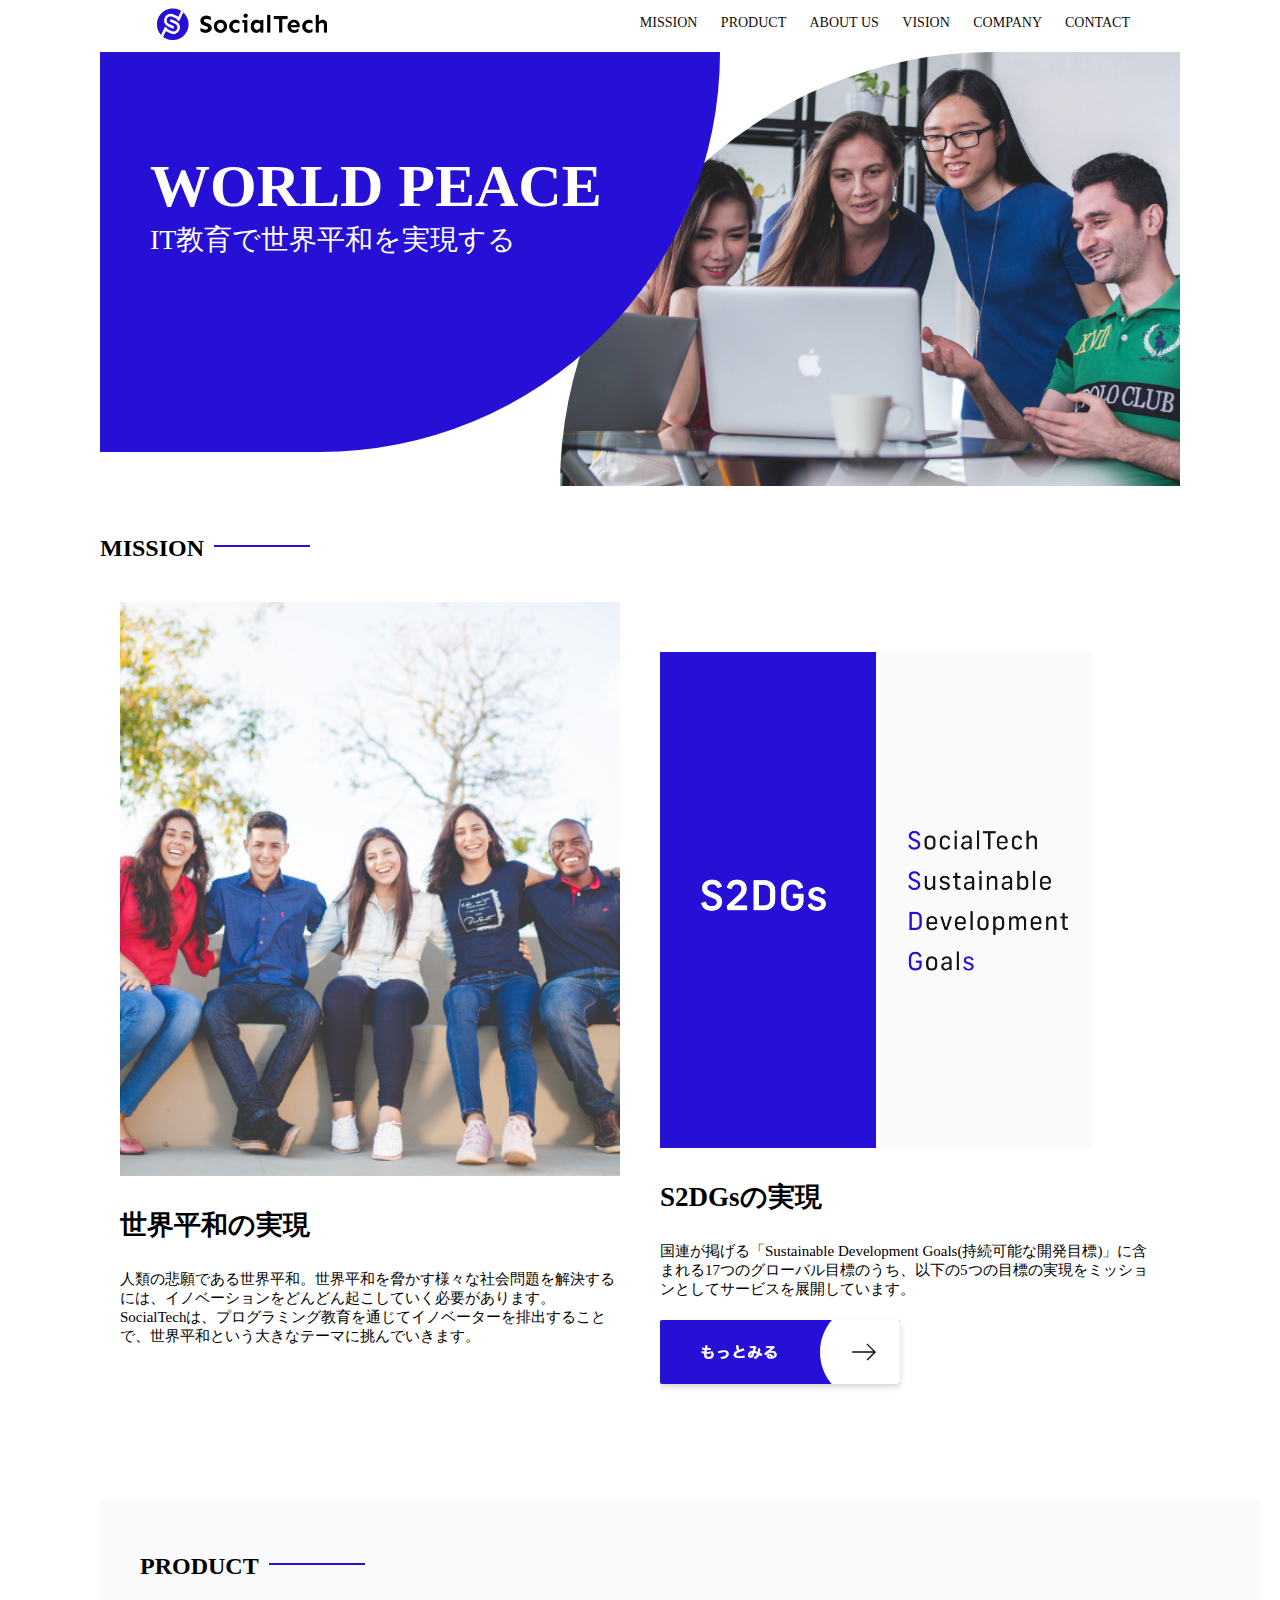
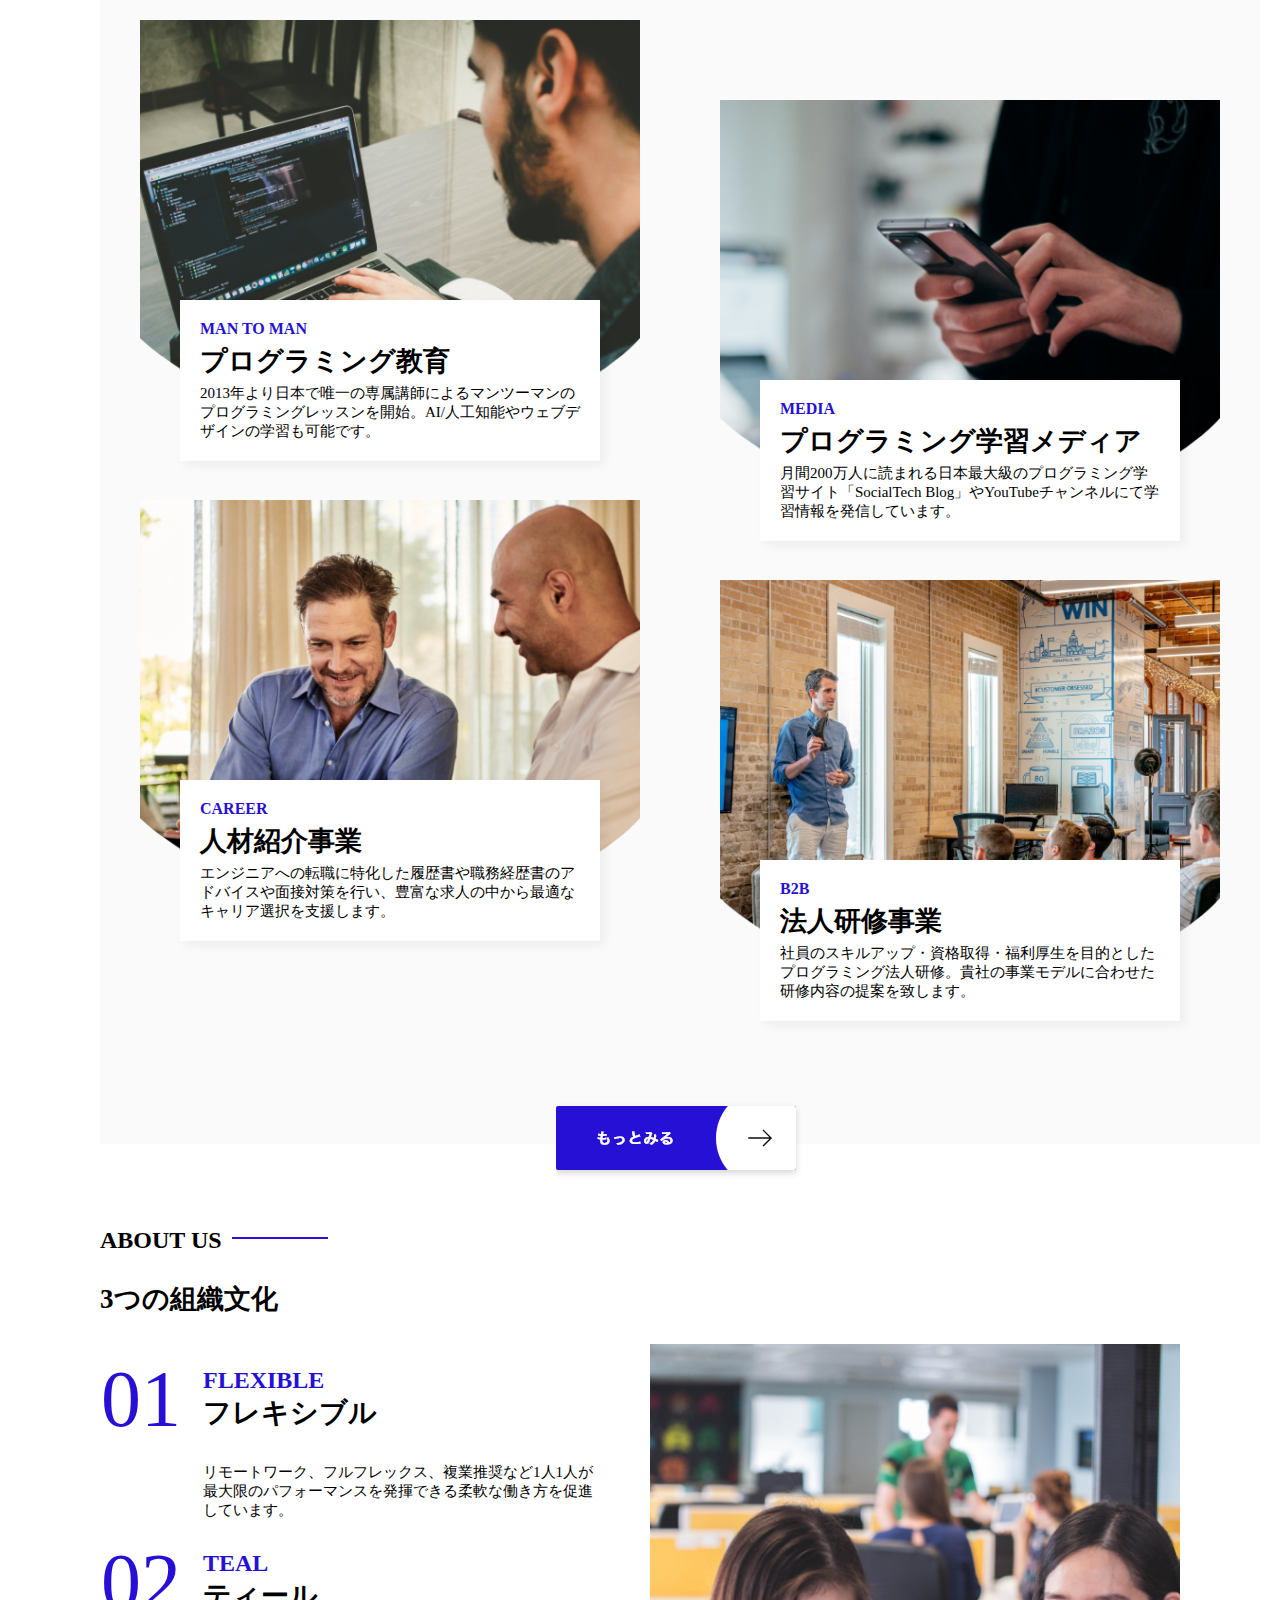
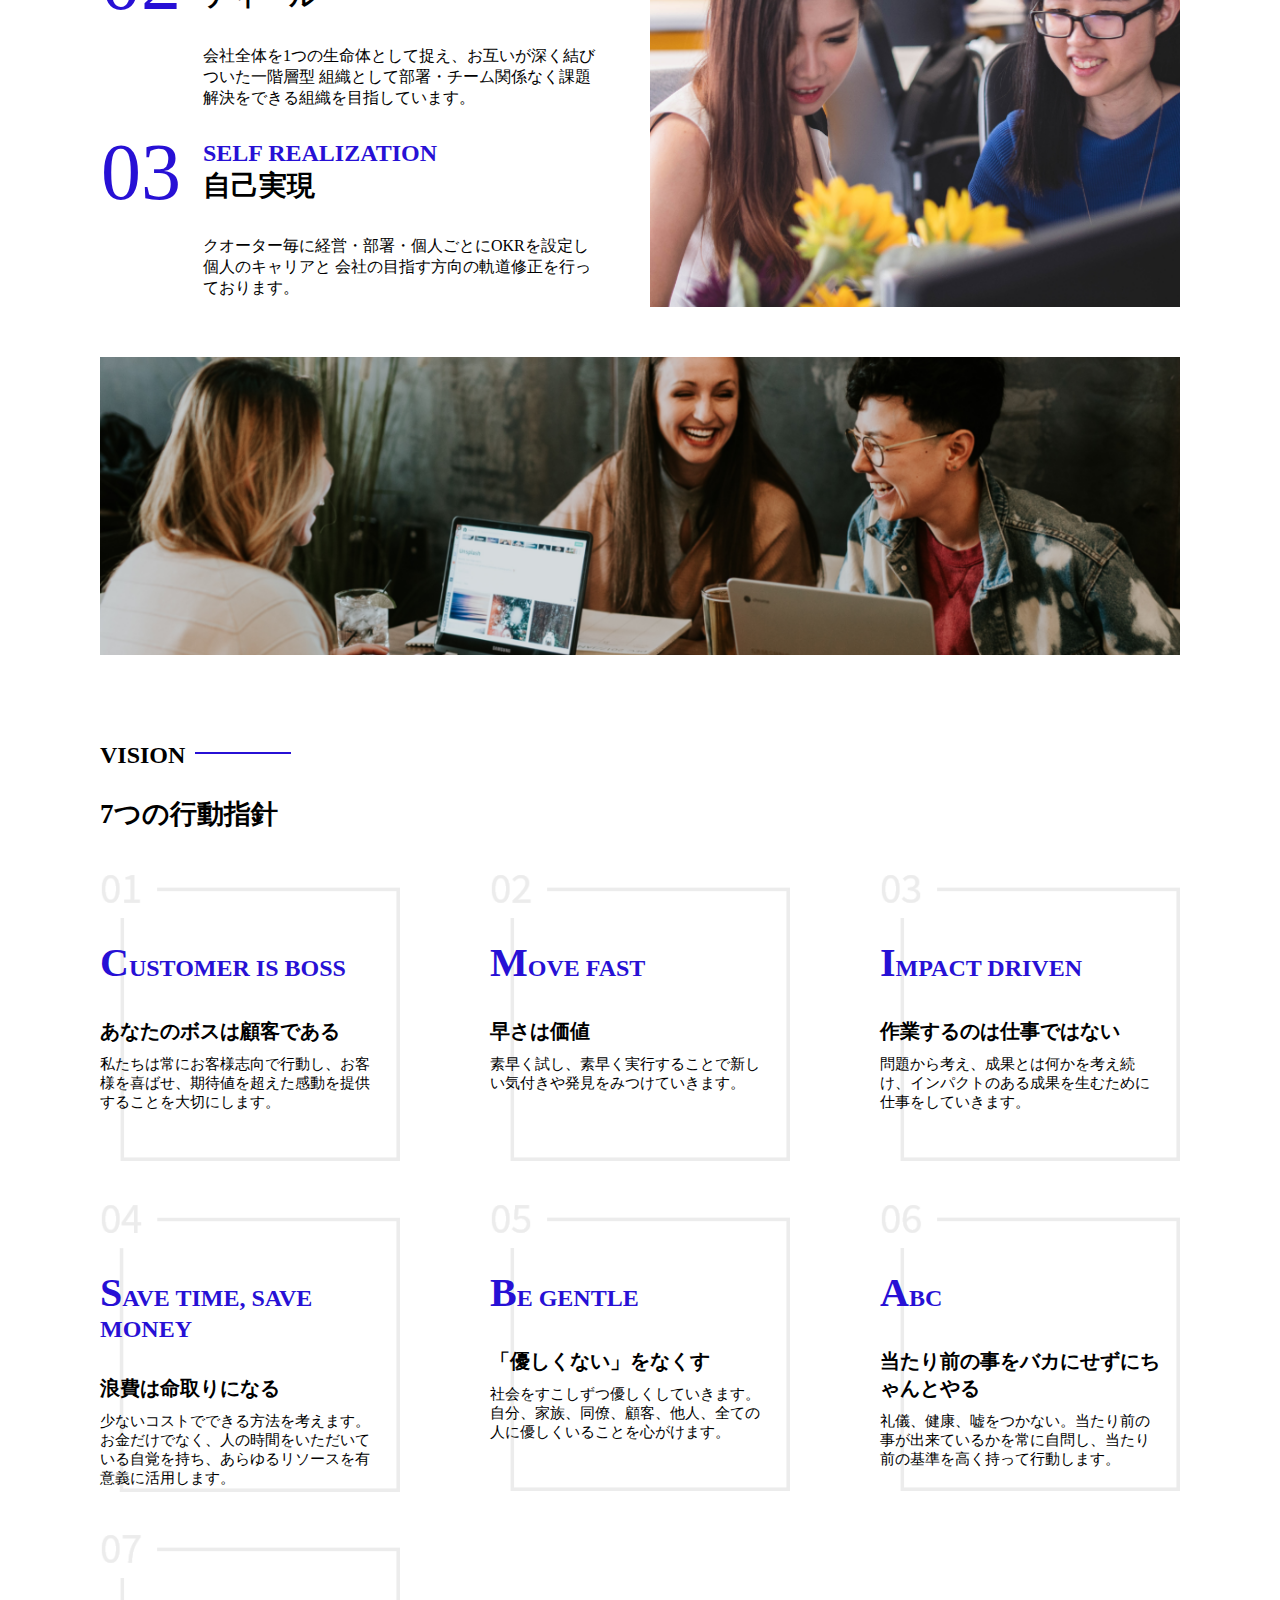
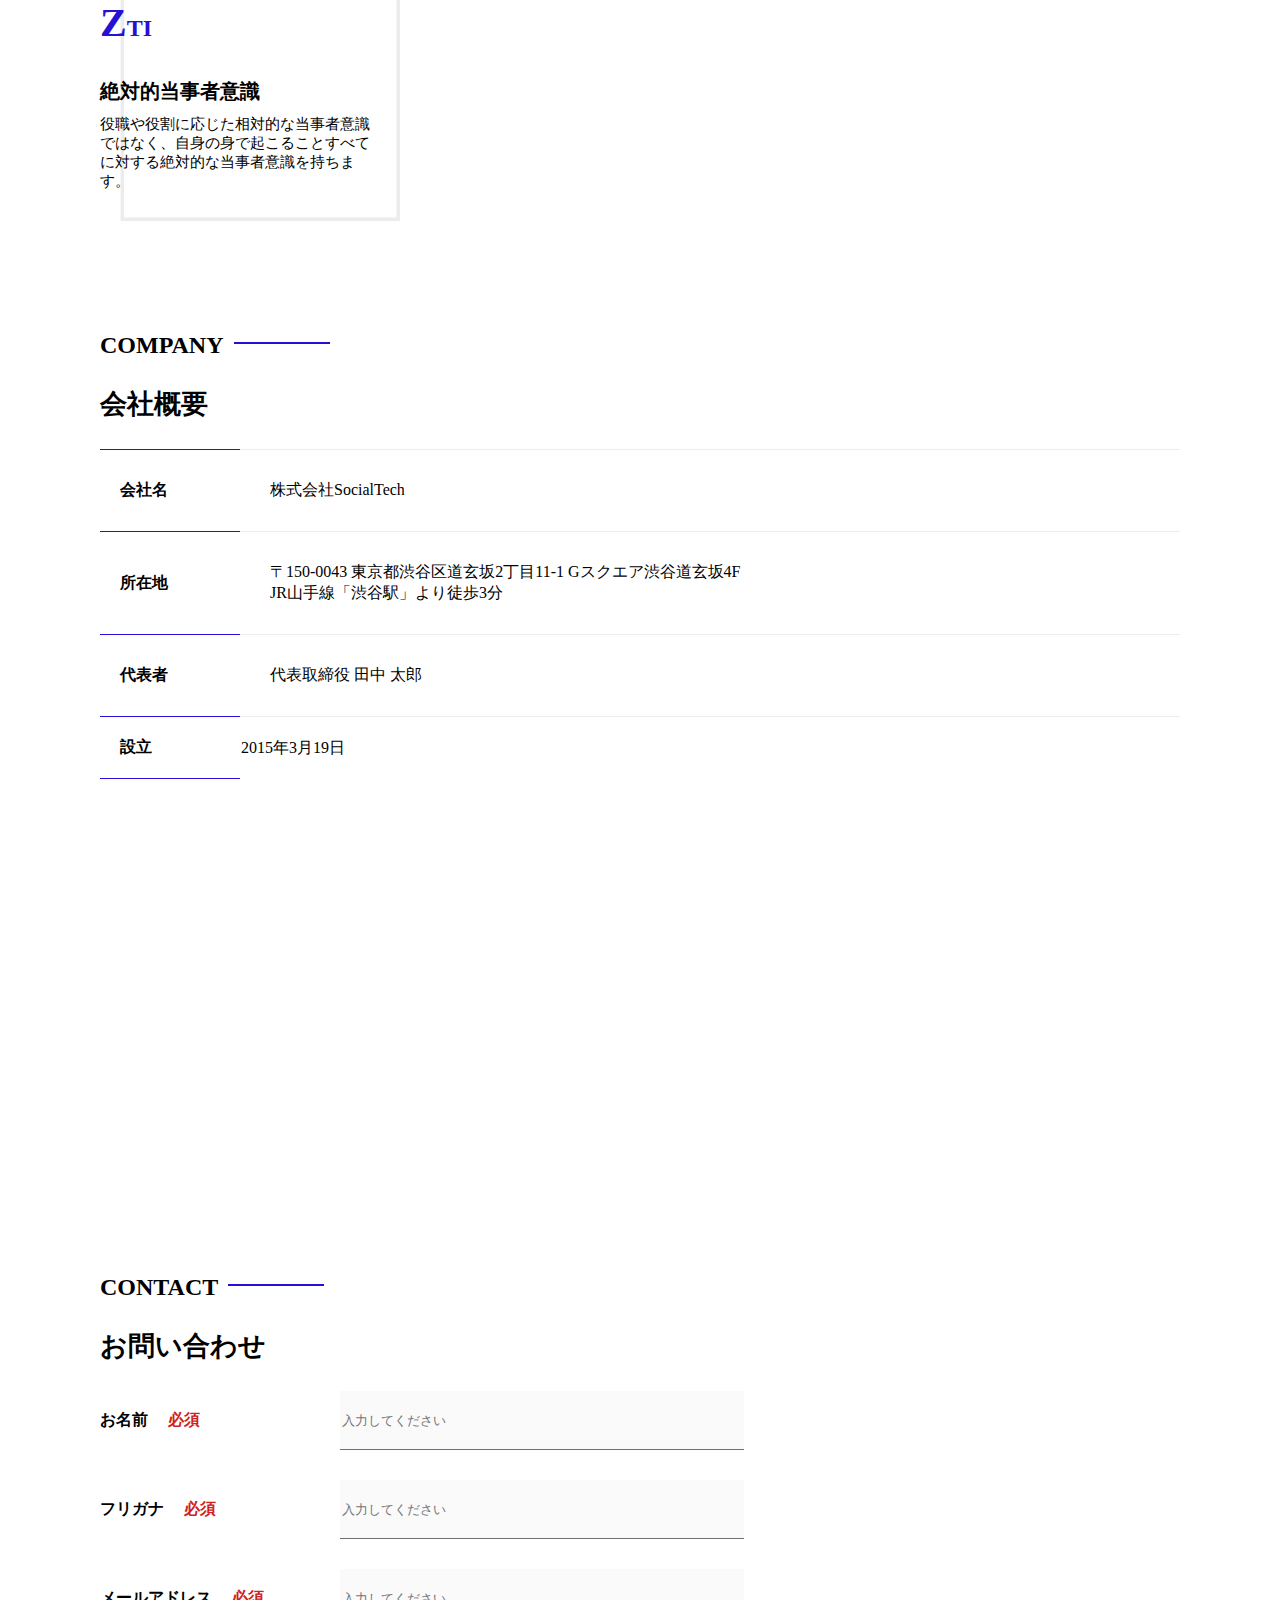
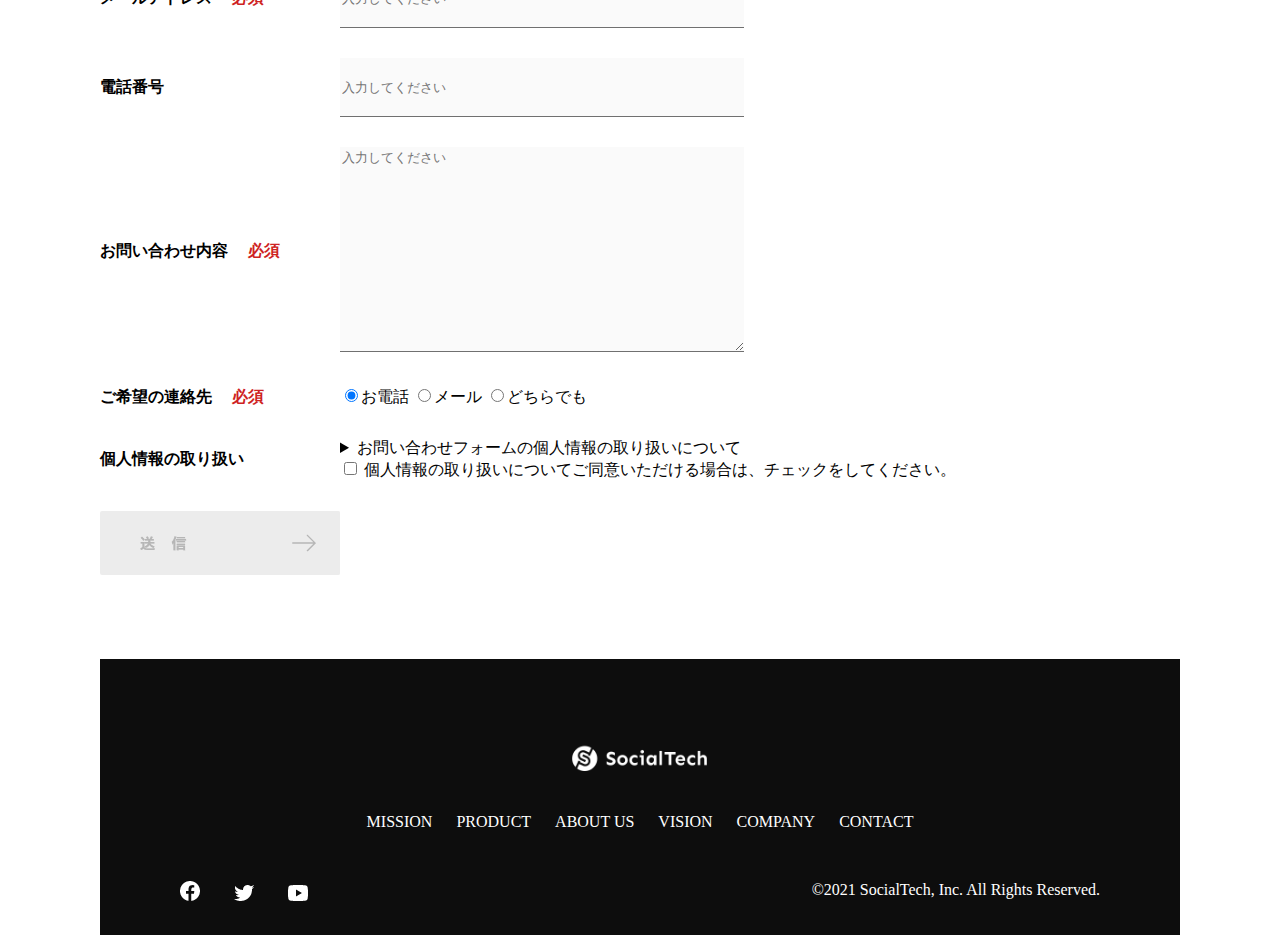
<file: socialtech/index.html>
<!DOCTYPE html>
<html lang="ja">
<head>
    <title>SocialTech</title>
    <meta charset="UTF-8">
    <meta description="SocialTechはEdTech業界のリーディングカンパニーを目指します。">
    <meta name="viewport" content="width=device-width, initial-scale=1.0">
    <link rel="stylesheet" href="style.css">   
</head>
<body>
    <header>
        <a href="index.html" id="logo"><img src="images/logo.png" alt="トップページに戻る"></a>

        <nav id="nav-pc">
            <a href="mission.html">MISSION</a>
            <a href="product.html">PRODUCT</a>
            <a href="index.html#aboutus">ABOUT US</a>
            <a href="index.html#vision">VISION</a>
            <a href="index.html#company">COMPANY</a>
            <a href="index.html#contact">CONTACT</a>
        </nav>
        <!-- スマホ用メニューボタン -->
        <img id="menu-sp" src="images/button-menu.png" alt="ナビゲーションを開く" onclick="document.getElementById('nav-sp').style.display = 'block'">

        <!-- スマホ用ナビゲーション -->
        <nav id="nav-sp">
            <img id="close" src="images/button-close.png" alt="ナビゲーションを閉じる" onclick="document.getElementById('nav-sp').style.display = 'none'">
            <a id="logo-sp" href="index.html" onclick="document.getElementById('nav-sp').style.display = 'none'">
                <img src="images/logo-sp.png" alt="トップページに戻る"></a>
            <a class="menu" href="mission.html" onclick="document.getElementById('nav-sp').style.display = 'none'">MISSION</a>
            <a class="menu" href="product.html" onclick="document.getElementById('nav-sp').style.display = 'none'">PRODUCT</a>
            <a class="menu" href="index.html#aboutus" onclick="document.getElementById('nav-sp').style.display = 'none'">ABOUT US</a>
            <a class="menu" href="index.html#vision" onclick="document.getElementById('nav-sp').style.display = 'none'">VISION</a>
            <a class="menu" href="index.html#company" onclick="document.getElementById('nav-sp').style.display = 'none'">COMPANY</a>
            <a class="menu" href="index.html#contact" onclick="document.getElementById('nav-sp').style.display = 'none'">CONTACT</a>

            <div id="sns">
                <a href="https://www.facebook.com/sejuku2013"><img src="images/button-facebook.png" alt="Facebookのリンク"></a>
                <a href="https://twitter.com/samuraijuku"><img src="images/button-twitter.png" alt="Twitterのリンク"></a>
                <a href="https://www.youtube.com/channel/UCCFOQO5aDK0xXam4cUQXT8g"><img src="images/button-youtube.png" alt="YouTubeのリンク"></a>
            </div>
        </nav>
    </header>
    <main>
        <article>
            <!-- メインビジュアル -->
            <section id="main-visual">
                <div id="main-message">
                    <h1>WORLD PEACE</h1>
                    <p>IT教育で世界平和を実現する</p>
                </div>
                <img src="images/index/index-main.png" alt="PCの周りに集まる多国籍の仲間たち">
            </section>
            <!-- ミッション -->
            <section id="mission">
                <h2 class="index-h2">MISSION</h2>
                <div id="mission-flex">
                    <div>
                        <img id="mission-photo" src="images/index/index-mission.png" alt="屋外のベンチで写真を撮影する多国籍の仲間たち">
                        <h3>世界平和の実現</h3>
                        <p>
                            人類の悲願である世界平和。世界平和を脅かす様々な社会問題を解決するには、イノベーションをどんどん起こしていく必要があります。SocialTechは、プログラミング教育を通じてイノベーターを排出することで、世界平和という大きなテーマに挑んでいきます。
                        </p>
                    </div>
                    <div>
                        <img id="s2dgs" src="images/index/s2dgs.png" alt="S2DGs">
                        <h3>S2DGsの実現</h3>
                        <p>国連が掲げる「Sustainable Development Goals(持続可能な開発目標)」に含まれる17つのグローバル目標のうち、以下の5つの目標の実現をミッションとしてサービスを展開しています。</p>
                        <a href="mission.html">
                            <img src="images/button-more.png" alt="もっとみる">
                        </a>
                    </div>
                </div>
            </section>
            <!-- プロダクト -->
            <section id="product">
                <h2 class="index-h2">PRODUCT</h2>
                <div>
                    <div id="product-left">
                        <div>
                        <img class="product-photo" src="images/index/index-mantoman.png" alt="笑顔で話し合う2人の男性">
                        <div class="product-explain">
                            <span>MAN TO MAN</span>
                            <h3>プログラミング教育</h3>
                            <p>2013年より日本で唯一の専属講師によるマンツーマンのプログラミングレッスンを開始。AI/人工知能やウェブデザインの学習も可能です。</p>
                        </div>
                    </div>
                    <div>
                        <img class="product-photo" src="images/index/index-career.png" alt="笑顔で話し合う2人の男性">
                        <div class="product-explain">
                            <span>CAREER</span>
                            <h3>人材紹介事業</h3>
                            <p>エンジニアへの転職に特化した履歴書や職務経歴書のアドバイスや面接対策を行い、豊富な求人の中から最適なキャリア選択を支援します。</p>
                        </div>
                    </div>
                </div>
                    <div id="product-right">
                        <div>
                            <img class="product-photo" src="images/index/index-media.png" alt="スマートフォンを操作する人">
                            <div class="product-explain">
                                <span>MEDIA</span>
                                <h3>プログラミング学習メディア</h3>
                                <p>月間200万人に読まれる日本最大級のプログラミング学習サイト「SocialTech Blog」やYouTubeチャンネルにて学習情報を発信しています。</p>
                            </div>
                        </div>
                        <div>
                            <img class="product-photo" src="images/index/index-b2b.png" alt="講演中の男性とそれを聴く人々">
                            <div class="product-explain">
                                <span>B2B</span>
                                <h3>法人研修事業</h3>
                                <p>社員のスキルアップ・資格取得・福利厚生を目的としたプログラミング法人研修。貴社の事業モデルに合わせた研修内容の提案を致します。</p>
                            </div>
                        </div>
                    </div>
                </div>
                <div>
                    <a id="product-more" href="product.html">
                        <img src="images/button-more.png" alt="もっとみる">
                    </a>
                </div>
            </section>
            <!-- ABOUT US -->
            <section id="aboutus">
                <h2 class="index-h2">ABOUT US</h2>
                <h3>3つの組織文化</h3>
                <div>
                    <table class="culture-table">
                        <tr>
                            <td>
                                <span class="culture-num">01</span>
                            </td>
                            <td>
                                <span class="culture-en">FLEXIBLE</span>
                                <span class="culture-jp">フレキシブル</span>
                            </td>
                        </tr>
                        <tr>
                            <td>
                                <!-- 空のセル -->
                            </td>
                            <td>
                                <p class="culture-description">
                                    リモートワーク、フルフレックス、複業推奨など1人1人が最大限のパフォーマンスを発揮できる柔軟な働き方を促進しています。
                                </p>
                            </td>
                        </tr>
                        <tr>
                            <td>
                                <span class="culture-num">02</span>
                            </td>
                            <td>
                                <span class="culture-en">TEAL</span>
                                <span class="culture-jp">ティール</span>
                            </td>
                        </tr>
                        <tr>
                            <td>
                                <!-- 空のセル -->
                            </td>
                            <td>
                                会社全体を1つの生命体として捉え、お互いが深く結びついた一階層型
                                組織として部署・チーム関係なく課題解決をできる組織を目指しています。
                            </td>
                        </tr>
                        <tr>
                            <td>
                                <span class="culture-num">03</span>
                            </td>
                            <td>
                                <span class="culture-en">SELF REALIZATION</span>
                                <span class="culture-jp">自己実現</span>
                            </td>
                        </tr>
                        <td>
                            <!-- 空のセル -->
                        </td>
                        <td>
                            クオーター毎に経営・部署・個人ごとにOKRを設定し個人のキャリアと
                            会社の目指す方向の軌道修正を行っております。
                        </td>
                    </table>
                    <img class="culture-img" src="images/index/index-aboutus1.png" alt="笑顔で話し合う2人の女性">
                </div>
                    <img class="culture-img2" src="images/index/index-aboutus2.png" alt="笑顔で話し合う3人の男女">
            </section>
            <!-- VISION -->
            <section id="vision">
                <h2 class="index-h2">VISION</h2>
                <h3>7つの行動指針</h3>
                <div>
                    <div class="vision-box">
                        <img src="images/index/vision-01.png" alt="01">
                        <span>
                            <h4>CUSTOMER IS BOSS</h4>
                            <h5>あなたのボスは顧客である</h5>
                            <p>私たちは常にお客様志向で行動し、お客様を喜ばせ、期待値を超えた感動を提供することを大切にします。</p>
                        </span>
                    </div>
                    <div class="vision-box">
                        <img src="images/index/vision-02.png" alt="02">
                        <span>
                            <h4>MOVE FAST</h4>
                            <h5>早さは価値</h5>
                            <p>素早く試し、素早く実行することで新しい気付きや発見をみつけていきます。</p>
                        </span>
                    </div>
                    <div class="vision-box">
                        <img src="images/index/vision-03.png" alt="03">
                        <span>
                            <h4>IMPACT DRIVEN</h4>
                            <h5>作業するのは仕事ではない</h5>
                            <p>問題から考え、成果とは何かを考え続け、インパクトのある成果を生むために仕事をしていきます。</p>
                        </span>
                    </div>
                    <div class="vision-box">
                        <img src="images/index/vision-04.png" alt="04">
                        <span>
                            <h4>SAVE TIME, SAVE MONEY</h4>
                            <h5>浪費は命取りになる</h5>
                            <p>少ないコストでできる方法を考えます。お金だけでなく、人の時間をいただいている自覚を持ち、あらゆるリソースを有意義に活用します。</p>
                        </span>
                    </div>
                    <div class="vision-box">
                        <img src="images/index/vision-05.png" alt="05">
                        <span>
                            <h4>BE GENTLE</h4>
                            <h5>「優しくない」をなくす</h5>
                            <p>社会をすこしずつ優しくしていきます。自分、家族、同僚、顧客、他人、全ての人に優しくいることを心がけます。</p>
                        </span>
                    </div>
                    <div class="vision-box">
                        <img src="images/index/vision-06.png" alt="06">
                        <span>
                            <h4>ABC</h4>
                            <h5>当たり前の事をバカにせずにちゃんとやる</h5>
                            <p>礼儀、健康、嘘をつかない。当たり前の事が出来ているかを常に自問し、当たり前の基準を高く持って行動します。</p>
                        </span>
                    </div>
                    <div class="vision-box">
                        <img src="images/index/vision-07.png" alt="07">
                        <span>
                            <h4>ZTI</h4>
                            <h5>絶対的当事者意識</h5>
                            <p>役職や役割に応じた相対的な当事者意識ではなく、自身の身で起こることすべてに対する絶対的な当事者意識を持ちます。</p>
                        </span>
                    </div>
                </div>
            </section>
            <!-- COMPANY -->
            <section id="company">
                <h2 class="index-h2">COMPANY</h2>
                <h3>会社概要</h3>
                <table id="company-table">
                    <tr>
                        <th class="tableheader-first">会社名</th>
                        <td class="cell-first">株式会社SocialTech</td>
                    </tr>
                    <tr>
                        <th class="tableheader">所在地</th>
                        <td class="cell">〒150-0043 東京都渋谷区道玄坂2丁目11-1 Gスクエア渋谷道玄坂4F<br>JR山手線「渋谷駅」より徒歩3分</td>
                    </tr>
                    <tr>
                        <th class="tableheader">代表者</th>
                        <td class="cell">代表取締役 田中 太郎</td>
                    </tr>
                    <tr>
                        <th class="tableheader">設立</th>
                        <td class="cel">2015年3月19日</td>
                    </tr>
                </table>
                <iframe 
                    src="https://www.google.com/maps/embed?pb=!1m18!1m12!1m3!1d3241.775954489137!2d139.693996649876!3d35.657891238763725!2m3!1f0!2f0!3f0!3m2!1i1024!2i768!4f13.1!3m3!1m2!1s0x60188b55ffeee63f%3A0x73330361de4fb84f!2z44CSMTUwLTAwNDMg5p2x5Lqs6YO95riL6LC35Yy66YGT546E5Z2C77yS5LiB55uu77yR77yR4oiSMSBHIDRm!5e0!3m2!1sja!2sjp!4v1644049003276!5m2!1sja!2sjp"
                    width="600" height="450" style="border:0;" allowfullscreen="" loading="lazy">
                </iframe>
            </section>
            <!-- お問い合わせフォーム -->
            <section id="contact">
                <h2 class="index-h2">CONTACT</h2>
                <h3>お問い合わせ</h3>
                    <form action="https://api.staticforms.xyz/submit" method="post">
                        <input type="text" name="honeypot" style="display:none">
                        <input type="hidden" name="accessKey" value="9151c314-8734-4ba2-8b13-a95767102386">
                        <input type="hidden" name="subject" value="Webサイトからお問い合わせがありました" />
                        <input type="hidden" name="replyTo" value="jkjdtyt@gmail.com">
                        <input type="hidden" name="redirectTo" value="">     
                    <div>
                        <div class="contact-heading">
                            <label class="contact-label">お名前<span class="contact-span">必須</span></label>
                        </div>
                        <div class="contact-form">
                            <input type="text" name="name" placeholder="入力してください" class="contact-textbox">
                        </div>
                    </div>
                    <div>
                        <div class="contact-heading">
                            <label class="contact-label">フリガナ<span class="contact-span">必須</span></label>
                        </div>
                        <div>
                            <input type="text" name="hurigana" placeholder="入力してください" class="contact-textbox">
                        </div>
                    </div>
                    <div>
                        <div class="contact-heading"> 
                            <label class="contact-label">メールアドレス<span class="contact-span">必須</span></label>
                        </div>
                        <div>
                            <input type="text" name="email" placeholder="入力してください" class="contact-textbox">
                        </div>
                    </div>
                    <div>
                        <div class="contact-heading">
                            <label class="contact-label">電話番号</label>
                        </div>
                        <div>
                            <input type="text" name="tel" placeholder="入力してください" class="contact-textbox">
                        </div>
                    </div>
                    <div>
                        <div class="contact-heading">
                            <label class="contact-label">お問い合わせ内容<span class="contact-span">必須</span></label>
                        </div>
                        <div>
                            <textarea class="contact-textarea" placeholder="入力してください" name="message" ></textarea>
                        </div>
                    </div>
                    <div>
                        <div class="contact-heading">
                            <label class="contact-label">ご希望の連絡先<span class="contact-span">必須</span></label>
                        </div>
                        <div>
                            <input class="radiobutton" type="radio" value="tel" name="contact" checked><label>お電話</label>
                            <input class="radiobutton" type="radio" value="mail" name="contact"><label>メール</label>
                            <input class="radiobutton" type="radio" value="both" name="contact"><label>どちらでも</label>
                        </div>
                    </div>
                    <div>
                        <div class="contact-heading">
                            <label class="contact-label">個人情報の取り扱い</label>
                        </div>
                        <div>
                            <details>
                                <summary>お問い合わせフォームの個人情報の取り扱いについて</summary>
                                <div>
                                    <span>1.組織の名称又は氏名</span><br>
                                    株式会社SocialTech<br><br>
                                    <span>2.個人情報保護管理者（若しくはその代理人）の氏名又は職名、所属及び連絡先
                                        鈴木 一郎 コーポレート部</span><br>
                                    メールアドレス:support@socialtech.net<br>
                                    TEL:03-xxxx-xxxx<br>
                                    <span>3.個人情報の利用目的</span><br>
                                    ・本サービス及び本サービスに関連する情報の提供又はそれらに関する連絡のため<br>
                                    ・ユーザーの本人確認のため<br>
                                    ・当社サービスのご案内のため<br>
                                    ・当社の商品等の広告または宣伝（電子メールによるものを含むものとします。）<br><br>
                                    <span>4.個人情報の取り扱い業務の委託</span><br>
                                    個人情報の取扱業務の全部または一部を外部に業務委託する場合があります。<br>
                                    その際、弊社は、個人情報を適切に保護できる管理体制を敷き実行していることを条件として<br>
                                    委託先を厳選したうえで、機密保持契約を委託先と締結し、お客様の個人情報を厳密に管理させます。<br><br>
                                    <span>5.個人情報の開示等の請求</span><br>
                                    お客様は、弊社に対してご自身の個人情報の開示等（利用目的の通知、開示、内容の訂正・追加・削除、利用の停止または消去、第三者への提供の停止）に関して、当社問合わせ窓口に申し出ることができます。<br>
                                    その際、弊社はお客様ご本人を確認させていただいたうえで、合理的な期間内に対応いたします。<br><br>
                                    なお、個人情報に関する弊社問合わせ先は、次の通りです。<br><br>
                                    株式会社SocialTech 個人情報問合せ窓口<br>
                                    〒150-0043 東京都渋谷区道玄坂2丁目11-1 Ｇスクエア渋谷道玄坂 4F<br>
                                    メールアドレス:support@socialtech.net TEL:03-xxxx-xxxx<br><br>
                                    <span>6.個人情報を提供されることの任意性について</span><br><br>
                                    お客様がご自身の個人情報を弊社に提供されるか否かは、お客様のご判断によりますが、もしご提供されない場合には、適切なサービスが提供できない場合がありますので予めご了承ください。
                                </div>
                            </details>
                            <input type="checkbox" name="agree">
                            <span>個人情報の取り扱いについてご同意いただける場合は、チェックをしてください。</span>
                        </div>
                    </div>
                    <input type="image" value="Submit" src="images/button-submit.png" alt="送信する">
                </form>
            </section>
        </article>
        <footer>
            <div id="footer-logo">
                <img src="images/logo-sp.png" alt="Social Tech">
            </div>
            <div id="footer-link">
                <a href="mission.html">MISSION</a>
                <a href="product.html">PRODUCT</a>
                <a href="index.html#aboutus">ABOUT US</a>
                <a href="index.html#vision">VISION</a>
                <a href="index.html#company">COMPANY</a>
                <a href="index.html#contact">CONTACT</a>
            </div>
            <div id="sns-footer">
                <a href="https://www.facebook.com/sejuku2013"><img src="images/button-facebook.png" alt="Facebookのリンク"></a>
                <a href="https://twitter.com/samuraijuku"><img src="images/button-twitter.png" alt="Twitterのリンク"></a>
                <a href="https://www.youtube.com/channel/UCCFOQO5aDK0xXam4cUQXT8g"><img src="images/button-youtube.png" alt="YouTubeのリンク"></a>
                <span id="copyright">&copy;2021 SocialTech, Inc. All Rights Reserved.</span>
            </div>
        </footer>
    </main>
</body>
</html>
</file>
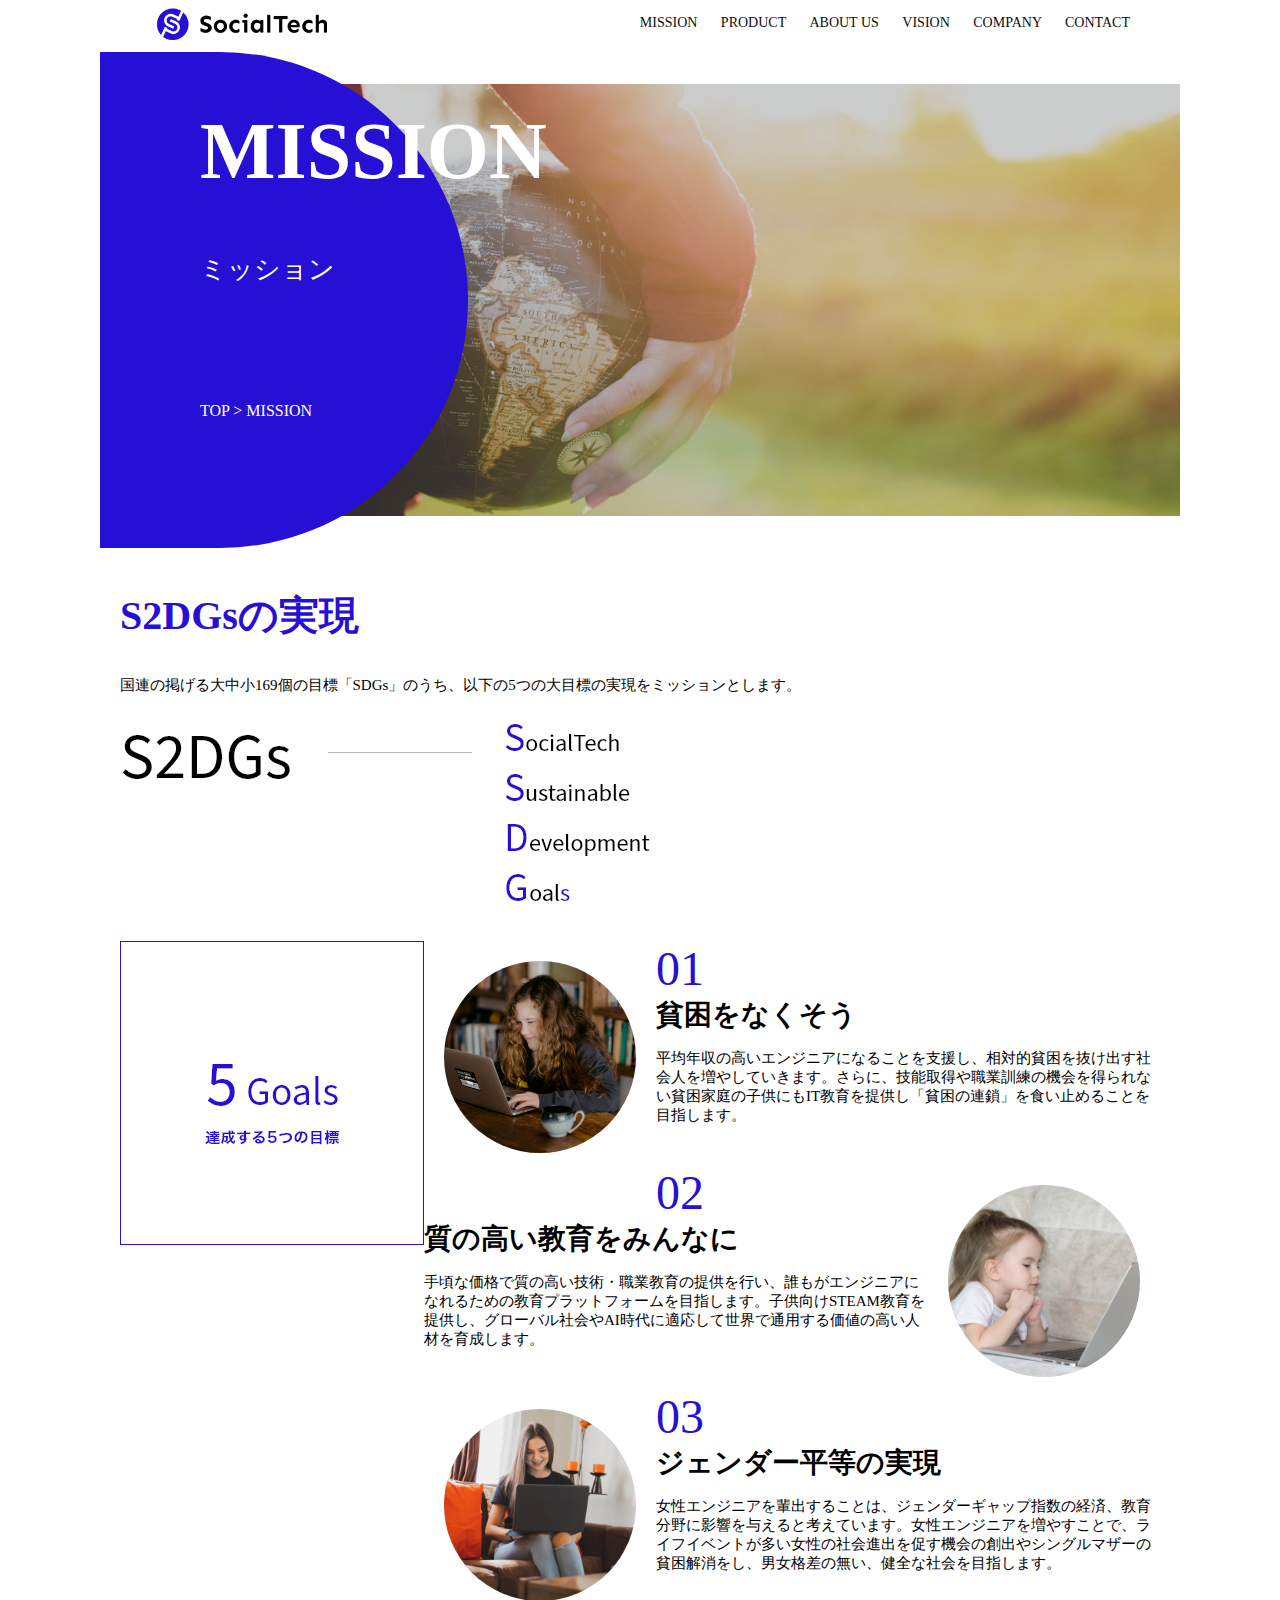
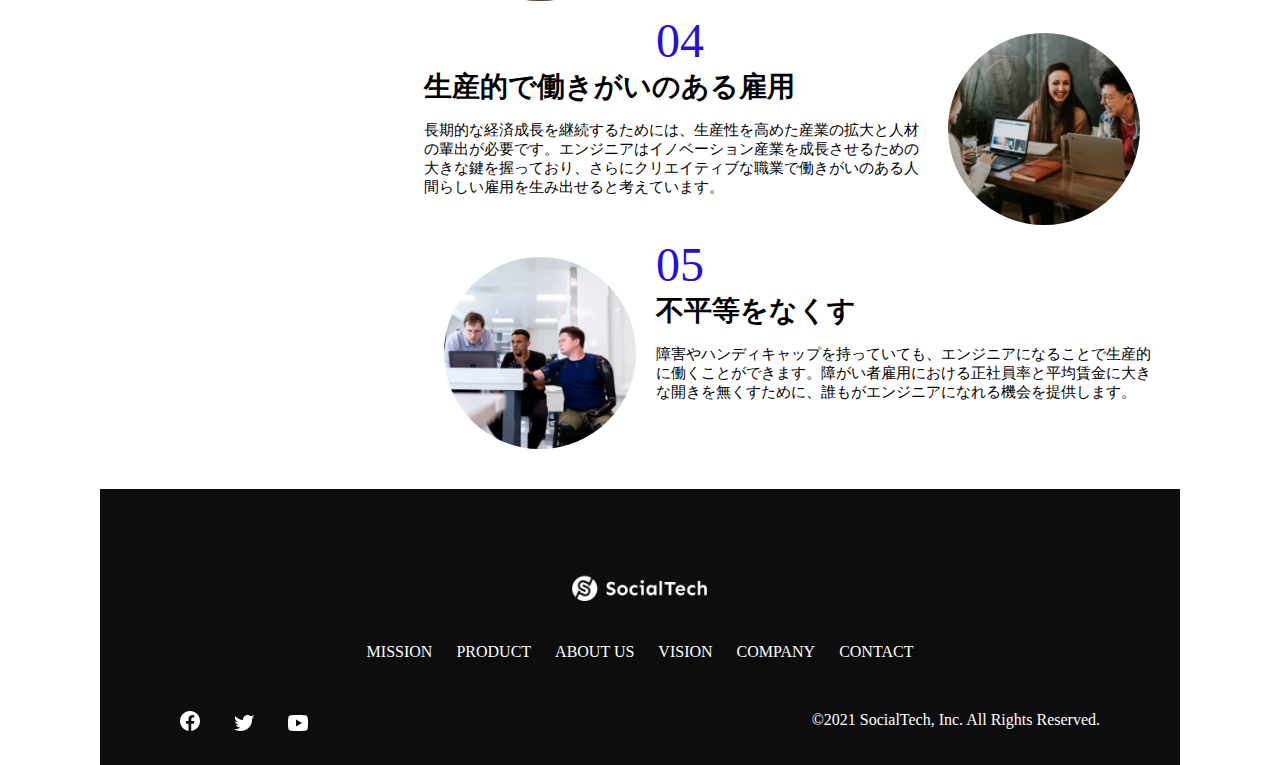
<file: socialtech/mission.html>
<!DOCTYPE html>
  <html>
  <head>
    <title>SocialTech - MISSION ミッション -</title>
    <meta charset="utf-8">
    <meta description="SocialTechが目指す5つの目標（S2DGs）を紹介します">
    <meta name="viewport" content="width=device-width, initial-scale=1.0">
    <link rel="stylesheet" href="style.css">
  </head>
 
  <body>
    <!-- ヘッダー -->
    <header>
      <!-- ロゴ -->
      <a href="index.html" id="logo"><img src="images/logo.png" alt="トップページに戻る"></a>
  
      <!-- PC用ナビゲーション -->
      <nav id="nav-pc">
        <a href="mission.html">MISSION</a>
        <a href="product.html">PRODUCT</a>
        <a href="index.html#aboutus">ABOUT US</a>
        <a href="index.html#vision">VISION</a>
        <a href="index.html#company">COMPANY</a>
        <a href="index.html#contact">CONTACT</a>
      </nav>
  
      <!-- スマホ用メニューボタン -->
      <img id="menu-sp" src="images/button-menu.png" alt="ナビゲーションを開く" onclick="document.getElementById('nav-sp').style.display = 'block'">
  
      <!-- スマホ用ナビゲーション -->
      <nav id="nav-sp">
        <img id="close" src="images/button-close.png" alt="ナビゲーションを閉じる" onclick="document.getElementById('nav-sp').style.display = 'none'">
        <a id="logo-sp" href="index.html" onclick="document.getElementById('nav-sp').style.display = 'none'"><img
            src="images/logo-sp.png" alt="トップページに戻る"></a>
        <a class="menu" href="mission.html" onclick="document.getElementById('nav-sp').style.display = 'none'">MISSION</a>
        <a class="menu" href="product.html" onclick="document.getElementById('nav-sp').style.display = 'none'">PRODUCT</a>
        <a class="menu" href="index.html#aboutus" onclick="document.getElementById('nav-sp').style.display = 'none'">ABOUT
          US</a>
        <a class="menu" href="index.html#vision"
          onclick="document.getElementById('nav-sp').style.display = 'none'">VISION</a>
        <a class="menu" href="index.html#company"
          onclick="document.getElementById('nav-sp').style.display = 'none'">COMPANY</a>
        <a class="menu" href="index.html#contact"
          onclick="document.getElementById('nav-sp').style.display = 'none'">CONTACT</a>
        <div id="sns">
          <a href="https://www.facebook.com/sejuku2013"><img src="images/button-facebook.png" alt="Facebookのリンク"></a>
          <a href="https://twitter.com/samuraijuku"><img src="images/button-twitter.png" alt="Twitterのリンク"></a>
          <a href="https://www.youtube.com/channel/UCCFOQO5aDK0xXam4cUQXT8g"><img src="images/button-youtube.png" alt="YouTubeのリンク"></a>
        </div>
      </nav>
    </header>
    <main>
      <article>
          <section id="mission-main">
              <div id="mission-title">
                  <h1>MISSION</h1>
                  <span>ミッション</span>
                  <div>TOP > MISSION</div>
              </div>
          </section>
          <section id="mission-s2dgs">
              <h2 class="mission-h2">S2DGsの実現</h2>
              <p>国連の掲げる大中小169個の目標「SDGs」のうち、以下の5つの大目標の実現をミッションとします。</p>
              <img src="images/mission/mission-s2dgs.png" alt="S2DGs">
          </section>
          <section id="mission-5goals">
            <div>
                <img id="s2dgs-image" src="images/mission/mission-5goals.png" alt="5Goals">
            </div>
            <div>
                <div>
                    <img class="fivegoals-image-left" src="images/mission/mission-5goals01.png" alt="PCを操作する女の子">
                    <span class="fivegoals-number">01</span>
                    <h3 class="fivegoals-h3">貧困をなくそう</h3>
                    <p class="fivegoals-p">
                        平均年収の高いエンジニアになることを支援し、相対的貧困を抜け出す社会人を増やしていきます。さらに、技能取得や職業訓練の機会を得られない貧困家庭の子供にもIT教育を提供し「貧困の連鎖」を食い止めることを目指します。
                    </p>
                </div>

                <div>
                    <img class="fivegoals-image-right" src="images/mission/mission-5goals02.png" alt="PCを見つめる小さい女の子">
                    <span class="fivegoals-number">02</span>
                    <h3 class="fivegoals-h3">質の高い教育をみんなに</h3>
                    <p class="fivegoals-p">
                        手頃な価格で質の高い技術・職業教育の提供を行い、誰もがエンジニアになれるための教育プラットフォームを目指します。子供向けSTEAM教育を提供し、グローバル社会やAI時代に適応して世界で通用する価値の高い人材を育成します。
                    </p>
                </div>

                <div>
                    <img class="fivegoals-image-left" src="images/mission/mission-5goals03.png" alt="PCを操作する女性">
                    <span class="fivegoals-number">03</span>
                    <h3 class="fivegoals-h3">ジェンダー平等の実現</h3>
                    <p class="fivegoals-p">
                        女性エンジニアを輩出することは、ジェンダーギャップ指数の経済、教育分野に影響を与えると考えています。女性エンジニアを増やすことで、ライフイベントが多い女性の社会進出を促す機会の創出やシングルマザーの貧困解消をし、男女格差の無い、健全な社会を目指します。
                    </p>
                </div>

                <div>
                    <img class="fivegoals-image-right" src="images/mission/mission-5goals04.png" alt="笑顔で話し合う3人の男女">
                    <span class="fivegoals-number">04</span>
                    <h3 class="fivegoals-h3">生産的で働きがいのある雇用</h3>
                    <p class="fivegoals-p">
                        長期的な経済成長を継続するためには、生産性を高めた産業の拡大と人材の輩出が必要です。エンジニアはイノベーション産業を成長させるための大きな鍵を握っており、さらにクリエイティブな職業で働きがいのある人間らしい雇用を生み出せると考えています。
                    </p>
                </div>
                
                <div>
                    <img class="fivegoals-image-left" src="images/mission/mission-5goals05.png" alt="障害を持つ男性が生き生きと働く様子">
                    <span class="fivegoals-number">05</span>
                    <h3 class="fivegoals-h3">不平等をなくす</h3>
                    <p class="fivegoals-p">
                        障害やハンディキャップを持っていても、エンジニアになることで生産的に働くことができます。障がい者雇用における正社員率と平均賃金に大きな開きを無くすために、誰もがエンジニアになれる機会を提供します。
                    </p>
                </div>
            </div>
          </section>
      </article>
      <footer>
        <div id="footer-logo">
          <img src="images/logo-sp.png" alt="SocialTech">
        </div>
        <div id="footer-link">
          <a href="mission.html">MISSION</a>
          <a href="product.html">PRODUCT</a>
          <a href="index.html#aboutus">ABOUT US</a>
          <a href="index.html#vision">VISION</a>
          <a href="index.html#company">COMPANY</a>
          <a href="index.html#contact">CONTACT</a>
        </div>
        <div id="sns-footer">
          <a href="https://www.facebook.com/sejuku2013"><img src="images/button-facebook.png" alt="Facebookのリンク"></a>
          <a href="https://twitter.com/samuraijuku"><img src="images/button-twitter.png" alt="Twitterのリンク"></a>
          <a href="https://www.youtube.com/channel/UCCFOQO5aDK0xXam4cUQXT8g"><img src="images/button-youtube.png" alt="YouTubeのリンク"></a>
          <span id="copyright">&copy;2021 SocialTech, Inc. All Rights Reserved. </span>
        </div>
      </footer>
    </main>
  </body>
 
  </html>
</file>
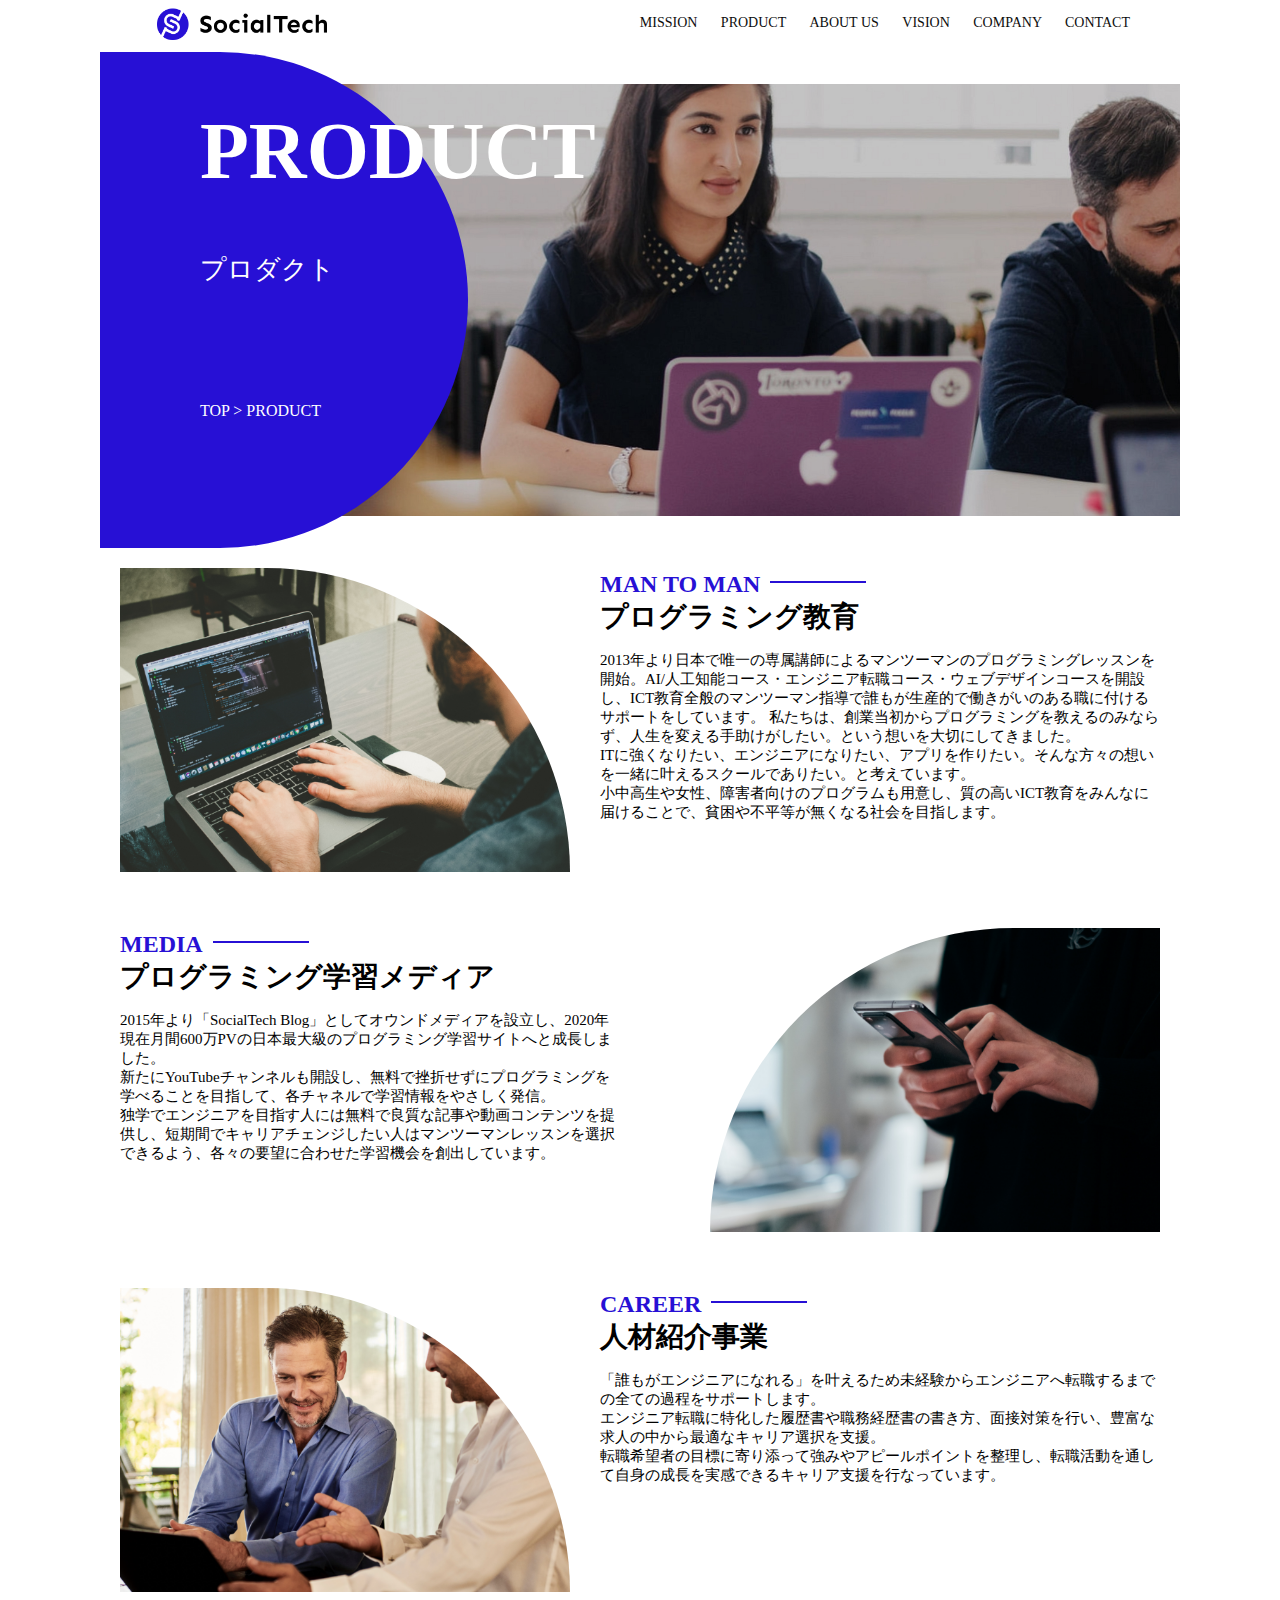
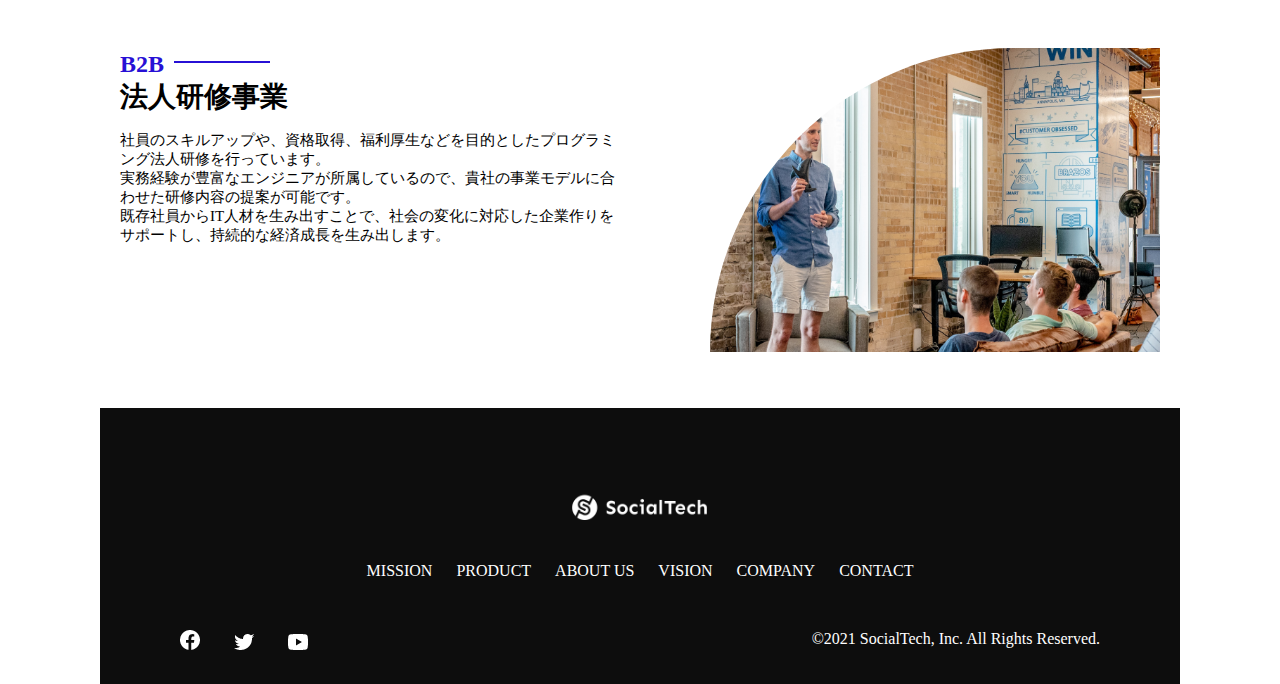
<file: socialtech/product.html>
<!DOCTYPE html>
  <html>
  <head>
    <title>SocialTech - PRODUCT プロダクト -</title>
    <meta charset="utf-8">
    <meta description="SocialTechの4つのプロダクトを紹介します">
    <meta name="viewport" content="width=device-width, initial-scale=1.0">
    <link rel="stylesheet" href="style.css">
  </head>
  
  <body>
    <!-- ヘッダー -->
    <header>
      <!-- ロゴ -->
      <a href="index.html" id="logo"><img src="images/logo.png" alt="トップページに戻る"></a>
  
      <!-- PC用ナビゲーション -->
      <nav id="nav-pc">
        <a href="mission.html">MISSION</a>
        <a href="product.html">PRODUCT</a>
        <a href="index.html#aboutus">ABOUT US</a>
        <a href="index.html#vision">VISION</a>
        <a href="index.html#company">COMPANY</a>
        <a href="index.html#contact">CONTACT</a>
      </nav>
  
      <!-- スマホ用メニューボタン -->
      <img id="menu-sp" src="images/button-menu.png" alt="ナビゲーションを開く" onclick="document.getElementById('nav-sp').style.display = 'block'">
  
      <!-- スマホ用ナビゲーション -->
      <nav id="nav-sp">
        <img id="close" src="images/button-close.png" alt="ナビゲーションを閉じる" onclick="document.getElementById('nav-sp').style.display = 'none'">
        <a id="logo-sp" href="index.html" onclick="document.getElementById('nav-sp').style.display = 'none'"><img
            src="images/logo-sp.png" alt="トップページに戻る"></a>
        <a class="menu" href="mission.html" onclick="document.getElementById('nav-sp').style.display = 'none'">MISSION</a>
        <a class="menu" href="product.html" onclick="document.getElementById('nav-sp').style.display = 'none'">PRODUCT</a>
        <a class="menu" href="index.html#aboutus" onclick="document.getElementById('nav-sp').style.display = 'none'">ABOUT
          US</a>
        <a class="menu" href="index.html#vision"
          onclick="document.getElementById('nav-sp').style.display = 'none'">VISION</a>
        <a class="menu" href="index.html#company"
          onclick="document.getElementById('nav-sp').style.display = 'none'">COMPANY</a>
        <a class="menu" href="index.html#contact"
          onclick="document.getElementById('nav-sp').style.display = 'none'">CONTACT</a>
        <div id="sns">
          <a href="https://www.facebook.com/sejuku2013"><img src="images/button-facebook.png" alt="Facebookのリンク"></a>
          <a href="https://twitter.com/samuraijuku"><img src="images/button-twitter.png" alt="Twitterのリンク"></a>
          <a href="https://www.youtube.com/channel/UCCFOQO5aDK0xXam4cUQXT8g"><img src="images/button-youtube.png" alt="YouTubeのリンク"></a>
        </div>
      </nav>
    </header>
    <main>
      <article>
          <section id="product-main">
              <div id="product-title">
                  <h1>PRODUCT</h1>
                  <span>プロダクト</span>
                  <div>TOP > PRODUCT</div>
              </div>
          </section>
          <section class="product-section1">
              <img src="images/product/product-mantoman.png" alt="PCでコードを書く男性">
              <div>
                  <h2 class="product-h2">MAN TO MAN</h2>
                  <h3 class="product-h3">プログラミング教育</h3>
                  <p>
                    2013年より日本で唯一の専属講師によるマンツーマンのプログラミングレッスンを開始。AI/人工知能コース・エンジニア転職コース・ウェブデザインコースを開設し、ICT教育全般のマンツーマン指導で誰もが生産的で働きがいのある職に付けるサポートをしています。
                    私たちは、創業当初からプログラミングを教えるのみならず、人生を変える手助けがしたい。という想いを大切にしてきました。<br>ITに強くなりたい、エンジニアになりたい、アプリを作りたい。そんな方々の想いを一緒に叶えるスクールでありたい。と考えています。<br>小中高生や女性、障害者向けのプログラムも用意し、質の高いICT教育をみんなに届けることで、貧困や不平等が無くなる社会を目指します。
                  </p>
              </div>
          </section>
          <section class="product-section2">
            <div>
                <h2 class="product-h2">MEDIA</h2>
                <h3 class="product-h3">プログラミング学習メディア</h3>
                <p>2015年より「SocialTech
                    Blog」としてオウンドメディアを設立し、2020年現在月間600万PVの日本最大級のプログラミング学習サイトへと成長しました。<br>新たにYouTubeチャンネルも開設し、無料で挫折せずにプログラミングを学べることを目指して、各チャネルで学習情報をやさしく発信。<br>独学でエンジニアを目指す人には無料で良質な記事や動画コンテンツを提供し、短期間でキャリアチェンジしたい人はマンツーマンレッスンを選択できるよう、各々の要望に合わせた学習機会を創出しています。
                 </p>
            </div>
            <img src="images/product/product-media.png" alt="スマートフォンを操作する人">
          </section>
          <section class="product-section1">
              <img src="images/product/product-career.png" alt="笑顔で話し合う2人の男性">
              <div>
                  <h2 class="product-h2">CAREER</h2>
                  <h3 class="product-h3">人材紹介事業</h3>
                  <p>
                    「誰もがエンジニアになれる」を叶えるため未経験からエンジニアへ転職するまでの全ての過程をサポートします。<br>エンジニア転職に特化した履歴書や職務経歴書の書き方、面接対策を行い、豊富な求人の中から最適なキャリア選択を支援。<br>転職希望者の目標に寄り添って強みやアピールポイントを整理し、転職活動を通して自身の成長を実感できるキャリア支援を行なっています。<br>
                  </p>
              </div>
          </section>
          <section class="product-section2">
            <div>
                <h2 class="product-h2">B2B</h2>
                <h3 class="product-h3">法人研修事業</h3>
                <p>
                    社員のスキルアップや、資格取得、福利厚生などを目的としたプログラミング法人研修を行っています。<br>実務経験が豊富なエンジニアが所属しているので、貴社の事業モデルに合わせた研修内容の提案が可能です。<br>既存社員からIT人材を生み出すことで、社会の変化に対応した企業作りをサポートし、持続的な経済成長を生み出します。
                 </p>
            </div>
            <img src="images/product/product-b2b.png" alt="講演中の男性とそれを聴く人々">
          </section>
      </article>
      <footer>
        <div id="footer-logo">
          <img src="images/logo-sp.png" alt="SocialTech">
        </div>
        <div id="footer-link">
          <a href="mission.html">MISSION</a>
          <a href="product.html">PRODUCT</a>
          <a href="index.html#aboutus">ABOUT US</a>
          <a href="index.html#vision">VISION</a>
          <a href="index.html#company">COMPANY</a>
          <a href="index.html#contact">CONTACT</a>
        </div>
        <div id="sns-footer">
          <a href="https://www.facebook.com/sejuku2013"><img src="images/button-facebook.png" alt="Facebookのリンク"></a>
          <a href="https://twitter.com/samuraijuku"><img src="images/button-twitter.png" alt="Twitterのリンク"></a>
          <a href="https://www.youtube.com/channel/UCCFOQO5aDK0xXam4cUQXT8g"><img src="images/button-youtube.png" alt="YouTubeのリンク"></a>
          <span id="copyright">&copy;2021 SocialTech, Inc. All Rights Reserved. </span>
        </div>
      </footer>
    </main>
  </body>
  
  </html>
</file>
<file: socialtech/style.css>
/* html, body, div, span, object, iframe,
h1, h2, h3, h4, h5, h6, p, blockquote, pre,
abbr, address, cite, code,
del, dfn, em, img, ins, kbd, q, samp,
small, strong, sub, sup, var,
b, i,
dl, dt, dd, ol, ul, li,
fieldset, form, label, legend,
table, caption, tbody, tfoot, thead, tr, th, td,
article, aside, canvas, details, figcaption, figure,
footer, header, hgroup, menu, nav, section, summary,
time, mark, audio, video {
    margin:0;
    padding:0;
    border:0;
    outline:0;
    font-size:100%;
    vertical-align:baseline;
    background:transparent;
}

body {
    line-height:1;
}

article,aside,details,figcaption,figure,
footer,header,hgroup,menu,nav,section {
    display:block;
}

nav ul {
    list-style:none;
}

blockquote, q {
    quotes:none;
}

blockquote:before, blockquote:after,
q:before, q:after {
    content:'';
    content:none;
}

a {
    margin:0;
    padding:0;
    font-size:100%;
    vertical-align:baseline;
    background:transparent;
}

/* change colours to suit your needs */
ins {
    background-color:#ff9;
    color:#000;
    text-decoration:none;
}

/* change colours to suit your needs */
mark {
    background-color:#ff9;
    color:#000;
    font-style:italic;
    font-weight:bold;
}

del {
    text-decoration: line-through;
}

abbr[title], dfn[title] {
    border-bottom:1px dotted;
    cursor:help;
}

table {
    border-collapse:collapse;
    border-spacing:0;
} */





/*共通スタイル*/
body {
    font-family: "Source Sans Pro", "Hiragino Kaku Gothic ProN", Meiryo, Arial, sans-serif;
  }
  
  p {
    font-size: 15px;
  }

  /*============== 
  PC用スタイル
  ==============*/

  @media screen and (min-width: 768px) {
  /*横幅 幅を最大1080px,最小960pxを指定*/
  body {
      max-width: 1080px;
      min-width: 960px;
      margin: 0 auto 0 auto;
  }

    /*ヘッダー*/
    header{
        display: flex;
        justify-content: space-between;
        max-width: 980px;
        margin: 0 auto 0 auto;
    }

    /*ナビゲーションのレイアウト*/
    #nav-pc {
        text-align: right;
        font-size: 14px;
        padding-top: 15px;
    }

    #nav-pc > a {
        text-decoration: none;
        margin-left: 20px;
    }
    #nav-pc > a:link {
        color: #0d0d0d;
    }
    #nav-pc > a:visited {
        color: #0d0d0d;
    }
    #nav-pc > a:hover {
        color: #0d0d0d;
        text-decoration: underline;
    }
    #nav-pc > a:active {
        color: #0d0d0d;
    }

    /* スマホ用ナビを非表示 */
    #nav-sp,
    #menu-sp {
        display: none;
    }

    #main-visual {
        position: relative;
        height: 400px;
    }

    #main-message {
        position: absolute;
        top:0;
        left:0;
        background-color: #2710d5;
        color: #fff;
        border-radius: 0 0 476px 0;
        width: 100%;
        max-width: 620px;
        height: 100%;
        z-index: 10;
    }
    #main-message > h1{
        font-size: 60px;
        font-weight: bold;
        margin: 100px 0 0 50px;
    }
    #main-message > p {
        font-size: 28px;
        margin: 0 0 0 50px;
    }
    #main-visual > img {
        max-width: 620px;
        border-radius: 478px 0 0 0;
        position: absolute;
        top: 0;
        right:0;
        z-index: 9;
    }

    h2 {
        margin-top: 40px;
    }

    h2::after {
        content: url("images/line.png");
        margin-left: 10px;
    }
    
    h3 {
        font-size: 27px;
    }

    /* ミッション */
    #mission {
        margin: 80px auto 80px auto;
        width: 100%;
    }
    #mission-flex {
        width: 100%;
        display: flex;
    }

    #mission-flex > div {
        width: 50%;
        margin: 20px;
    }
    #mission-photo {
        width: 100%;
    }
    #s2dgs{
        margin-top: 50px;
    }

    /* プロダクト */
    #product{
        background-color: #fafafa;
        width: 100%;
        margin: 80px 0 80px 0;
        padding: 10px 40px 0px 40px;
    }
    #product > div {
        margin-top: 40px;
        display: flex;
    }

    #product-left{
        width: 50%;
        margin-right:20px;
    }

    #product-right{
        width: 50%;
        margin-left:20px;
        margin-top: 80px;
    }

    #product-left > div {
        position: relative;
        height: 480px;
        margin-right: 20px;
    }
    #product-right > div {
        position: relative;
        height: 480px;
        margin-left: 20px;
    }

    .product-photo {
        width: 100%;
    }


    /* 説明文の枠 */
    .product-explain {
        background-color:#ffffff;
        position: absolute;
        left:0;
        top: 280px;
        margin: 0 40px 0 40px;
        padding: 20px;
        box-shadow: 5px 5px 10px rgba(0,0,0,0.05);
    }

    /* 説明文の英語 */
    .product-explain > span {
        color: #2710d5;
        font-weight: bold;
        font-size: 16px;
        margin: 0;
    }

    .product-explain > h3 {
        margin: 5px 0 5px 0;
    }

    .product-explain > p{
        margin: 0;
    }

    #product-more {
        margin: 0 auto -42px auto;
    } 

    /* ABOUT US */

    #aboutus {
        margin: 80px auto;
    }

    #aboutus > div {
        display: flex;
    }

    .culture-img {
        width: 100%;
        align-self: flex-start;
    }

    .culture-img2 {
        margin-top: 50px;
        width: 100%;
    }

    .culture-table {
        max-width: 500px;
        margin-right: 50px;
    }

    .culture-num {
        font-size: 80px;
        color: #2710d5;
        margin-right: 20px;
    }

    .culture-en {
        color: #2710d5;
        font-weight: bold;
        font-size: 24px;
        display: block;
    }

    .culture-jp {
        font-size: 28px;
        font-weight: bold;
    }

    .culture-description {
        margin: 0;
    }

    /* VISION */
    #vision {
        margin: 80px auto 80px auto;
    }

    #vision > div {
        width: 100%;
        display: flex;
        justify-content: space-between;
        flex-wrap: wrap;
    }

    .vision-box {
        width: 300px;
        height: 300px;
        margin-bottom: 30px;
        position: relative;
    }

    .vision-box > img {
        width: 100%;
        height: auto;
        position: absolute;
        top: 0;
        left:0;
        z-index: 30;
    }

    .vision-box > span{
        position: absolute;
        z-index: 31;
        margin-right: 20px;
    }

    .vision-box > span > h4 {
        color: #2710d5;
        font-size: 24px;
        margin-top: 80px;
    }

    .vision-box > span > h4::first-letter {
        font-size: 40px;
    }

    .vision-box > span > h5 {
        font-size: 20px;
        margin: 0;
    }

    .vision-box > span > p {
        margin-top: 10px;

    }

    /* COMPANY */
    #company {
        margin: 80px auto;
    }

    #company-table{
        width: 100%;
    }
    .tableheader {
        text-align: left;
        padding: 20px;
        border-bottom-color: #2710d5;
        border-bottom-width: 1px;
        border-bottom-style: solid;
        width: 100px;
    }
    .tableheader-first {
        text-align: left;
        padding: 20px;
        border-bottom-color: #2710d5;
        border-bottom-width: 1px;
        border-bottom-style: solid;
        width: 100px;
        border-top-color: #2710d5;
        border-top-width: 1px;
        border-top-style: solid;
    }

    .cell {
        padding: 30px;
        border-bottom-color: #ececec;
        border-bottom-width: 1px;
        border-bottom-style: solid;
    }

    .cell-first {
        padding: 30px;
        border-bottom-color: #ececec;
        border-bottom-width: 1px;
        border-bottom-style: solid;
        border-top-color: #ececec;
        border-top-width: 1px;
        border-top-style: solid;
    }

    #company > iframe {
        width: 100%;
        height: 368px;
        margin-top: 40px;
    }

    /* form */
    #contact {
        margin: 80px auto;
    }

    #contact > form > div {
        display: flex;
        flex-direction: row;
        flex-wrap: wrap;
        padding-bottom: 30px;
    }

    .contact-heading {
        width: 240px;
        align-self: center;
    }

    .contact-label {
        width: 200px;
        font-weight: bold;
    }

    .contact-span {
        color: #ce2222;
        margin-left: 20px;
        font-weight: bold;
    }

    .contact-textbox {
        border-top: 0;
        border-left: 0;
        border-right: 0;
        border-bottom-width: 1px;
        border-bottom-color: #707070;
        border-bottom-style: solid;
        background-color: #fafafa;
        width: 400px;
        height: 56px;
    }
    .contact-textarea {
        border-top: 0;
        border-left: 0;
        border-right: 0;
        border-bottom-width: 1px;
        border-bottom-color: #707070;
        border-bottom-style: solid;
        background-color: #fafafa;
        width: 400px;
        height: 200px;
    }

    details {
        width: 700px;
    }

    details > div {
        background-color: #fafafa;
        padding: 20px;
    }

    details > span {
        font-weight: bold;
    }

    /* フッター */
    footer {
        background-color: #0d0d0d;
        text-align: center;
        padding: 80px 80px 30px 80px;
    }

    #footer-logo {
        margin-bottom: 30px;
    }

    #footer-link {
        margin-bottom: 50px;
    }

    #footer-link > a {
        text-decoration: none;
        margin: 10px;
    }

    #footer-link > a:link {
        color: #ffffff;
    }

    #footer-link > a:visited {
        color: #ffffff;
    }

    #footer-link > a:hover {
        color: #ffffff;
        text-decoration: underline;
    }

    #footer-link > a:active {
        color: #ffffff;
    }

    #sns-footer {
        text-align: left;
        width: 100%;
    }

    #sns-footer > a {
        margin-right: 30px;
    }

    #copyright {
        color: #fff;
        text-align: right;
        float: right;
    }

    /* mission.html用のスタイル */
    #mission-main {
        height: 496px;
        width: 100%;
        background-image: url("images/mission/mission-main.png");
        background-repeat: no-repeat;
        background-position-y: center;
    }

    #mission-title {
        background-color: #2710d5;
        width: 368px;
        color: #fff;
        height: 496px;
        border-radius: 0 248px 248px 0;
        position: relative;
    }

    #mission-title > h1 {
        position: absolute;
        top:0;
        left: 100px;
        font-size: 80px;
    }

    #mission-title > span {
        position: absolute;
        top: 200px;
        left: 100px;
        font-size: 26px;
    }

    #mission-title > div {
        position: absolute;
        top: 350px;
        left: 100px;
        font-size: 16px;
    }

    #mission-s2dgs {
        width: 100%;
        margin: 20px;
    }

    .mission-h2 {
        color: #2710d5;
        font-size: 40px;
    }

    .mission-h2::after {
        content: none;
    }

    #mission-5goals {
        margin: 20px;
        display: flex;
    }

    #mission-5goals > img {
        width: 100%;
    }

    #mission-5goals > div {
        flex-grow: 1;
    }

    #mission-5goals > div > div {
        margin-bottom: 40px;
    }

    .fivegoals-image-right {
        float: right;
        margin: 20px;
    }

    .fivegoals-image-left {
        float: left;
        margin: 20px;
    }

    .fivegoals-number {
        color: #2710d5;
        font-size: 48px;
        margin: 0;
    }

    .fivegoals-h3 {
        font-size: 28px;
        font-weight: bold;
        margin: 0;
    }

    .five-goals-p {
        margin: 0;
    }

    /* プロダクト用ページ */
    #product-main {
        height: 496px;
        width: 100%;
        background-image: url("images/product/product-main.png");
        background-repeat: no-repeat;
        background-position-y: center;
    }

    #product-title {
        background-color: #2710d5;
        width: 368px;
        color: #fff;
        height: 496px;
        border-radius: 0 248px 248px 0;
        position: relative;
    }

    #product-title > h1 {
        position:absolute;
        top: 0;
        left: 100px;
        font-size: 80px;

    }

    #product-title > span {
        position: absolute;
        top: 200px;
        left: 100px;
        font-size: 26px;
    }

    #product-title > div {
        position: absolute;
        top: 350px;
        left: 100px;
        font-size: 16px;
    }

    .product-section1 {
        position: relative;
        margin: 20px;
        height: 340px;
    }

    .product-section1 > img {
        position: absolute;
        top: 0;
        left: 0;
        width: 450px;
        margin-right: 40px;
        margin-bottom: 30px;
        border-radius: 0 432px 0 0;
    }

    .product-section1 > div {
        position: absolute;
        top:0;
        left: 480px;
    }

    .product-section2 {
        position: relative;
        margin: 20px;
        height: 340px;
    }

    .product-section2 > img {
        position: absolute;
        top:0;
        right: 0;
        width: 450px;
        margin-left: 40px;
        margin-bottom: 30px;
        border-radius: 432px 0 0 0;
    }

    .product-section2 > div {
        width: 500px;
        position: absolute;
        top: 0;
        left: 0;
    }

    .product-h2 {
        color: #2710d5;
        font-size: 24px;
        margin: 0;
    }

    .product-h3 {
        font-size: 28px;
        margin:0;
    }
}

/*============== 
  スマホ用スタイル
==============*/

@media screen and (max-width: 767px) {
    body {
        min-width: 375px;
        margin: 0;
    }

    /* PC用ナビゲーション非表示 */
    #nav-pc {
        display: none;
    }

    /* ハンバーガーメニュー */
    #menu-sp {
        float: right;
        padding: 0;
    }

    /* スマホ用のナビゲーションの表示切り替え */
    /* 初期状態、レイアウトと非表示設定 */
    #nav-sp {
        background-color: #2710d5;
        position: absolute;
        left:0;
        top:0;
        height: 100%;
        width: 100%;
        display: none;
        z-index: 100;
    }

    /* Xボタン */
    #close {
        position: absolute;
        top: 20px;
        right: 20px;
    }

    /* ナビゲーションメニュー用ロゴ */
    #logo-sp {
        margin: 80px 0 30px 20px;
    }

    #nav-sp > a {
        display: block;
    }

    #nav-sp > a:link {
        color: #fff;
    }

    #nav-sp > a:visited {
        color: #fff;
    }

    #nav-sp > a:hover {
        color: #fff;
        text-decoration: underline;
    }

    #nav-sp > a:active {
        color: #fff;
    }

    #nav-sp > .menu {
        text-decoration: none;
        display: block;
        margin: 0 20px;
        height: 44px;
        font-size: 16px;
        background-image: url("images/arrow.png");
        background-repeat: no-repeat;
        background-position: right top;
    }

    #sns {
        position: absolute;
        bottom: 20px;
        left: 20px;
    }

    #sns > a {
        margin-right: 30px;
    }

    /* メインビジュアル */
    #main-visual {
        position: relative;
        height: 470px;
        width: 100%;
        overflow: hidden;
    }

    #main-visual > div {
        position: absolute;
        top: 0;
        left: 0;
        background-color: #2710d5;
        color: white;
        text-align: center;
        border-radius: 0 0 476px 0;
        height: 280px;
        width: 100%;
        z-index: 11;
    }

    #main-visual > div > div {
        margin-top: 100px;
        margin-bottom: auto;
    }

    #main-visual > div > h1 {
        font-size: 28px;
        margin-top: 90px;
    }

    #main-visual > div > p {
        margin: 0;
    }

    #main-visual > img {
        width: 100%;
        border-radius: 476px 0 0 0;
        z-index: 10;
        position: absolute;
        bottom: 0;
        right: 0;
    }

    /* 見出し */
    h2::after {
        content: url("images/line.png");
        margin-left: 10px;
    }

    h3 {
        font-size: 24px;
        margin: 10px 0 0 0;
    }

    /* ミッション */
    #mission {
        margin: 20px;       
    }

    #mission-photo {
        width: 100%;
    }

    #s2dgs {
        width: 100%;
    }

    /* プロダクト */
    #product {
        background-color: #fafafa;
        padding-top: 10px;
    }
    #product > h2 {
        margin-left: 20px;
    }

    #product-left,#product-right {
        margin: 0 20px;
    }
    
    #product-left > div,#product-right > div {
        position: relative;
        height: 540px;
    }

    .product-explain {
        background-color: #fff;
        position: absolute;
        left: 0;
        bottom: 50px;
        padding: 20px;
        box-shadow: 100% 10px rgba(0,0,0,0.05);
    }

    .product-explain > span {
        color: #2710d5;
        font-weight: bold;
        font-size: 16px;
        margin: 0;
    }

    .product-explain > h3 {
        margin-top: 10px;
        margin-bottom: 10px;
    }

    .product-photo {
        width:100%;
    }

    #product-more > img {
        margin-left: 20px;
        margin-bottom: -42px;
    }

    #aboutus {
        margin: 80px 20px;
    }

    #aboutus > div {
        display: flex;
        flex-direction: column;
    }

    .culture-table {
        width: 100%;
        padding-right: 20px;
        order: 2;
    }

    .culture-img {
        width: 100%;
        order: 1;
    }
    .culture-img2 {
        width: 100%;
    }

    .culture-num {
        font-size: 80px;
        color: #2710d5;
    }

    .culture-en {
        color: #2710d5;
        font-weight: bold;
        font-size: 24px;
        display: block;
    }

    .culture-jp {
        display: block;
    }

    .culture-description {
        margin: 0;
    }

    #vision {
        margin: 80px 20px;
    }

    .vision-box {
        width: 300px;
        height: 300px;
        margin-bottom: 30px;
        position: relative;
    }

    .vision-box > img {
        width: 100%;
        height: auto;
        position: absolute;
        top: 0;
        left: 0;
        z-index: 30;
    }

    .vision-box > span {
        position: absolute;
        top: 0;
        left:0;
        z-index: 31;
        margin-right: 20px;
    }

    .vision-box > span > h4 {
        color: #2710d5;
        font-size: 24px;
        margin-top: 60px;
    }

    .vision-box > span > h5 {
        font-size: 20px;
        margin: 0;
    }

    .vision-box > span > p {
        margin-top: 10px;
    }

    #company {
        margin: 0 20px;
    }

    #company > h3 {
        margin-bottom: 20px;
    }

    #company > table {
        width: 100%;
    }

    .tableheader-first {
        text-align: left;
        padding: 20px;
        border-bottom-color: #2710d5;
        border-bottom-width: 1px;
        border-bottom-style: solid;
        border-top-color: #2710d5;
        border-top-width: 1px;
        border-top-style: solid;
        width: 50px;
    }

    .tableheader {
        text-align: left;
        padding: 20px;
        border-bottom-color: #2710d5;
        border-bottom-width: 1px;
        border-bottom-style: solid;
        width: 50px;
    }

    .cell {
        padding: 20px;
        border-bottom-color: #ececec;
        border-bottom-width: 1px;
        border-bottom-style: solid;
    }

    .cell-first {
        padding: 20px;
        border-bottom-color: #ececec;
        border-bottom-width: 1px;
        border-bottom-style: solid;
        border-top-color: #ececec;
        border-top-width: 1px;
        border-top-style: solid;
    }

    #company > iframe {
        width: 100%;
        height: 240px;
        margin-top: 40px;
    }

    #contact {
        margin: 80px 20px;
    }

    #contact > h3 {
        margin-bottom: 20px;
    }

    #contact > form > div {
        margin-bottom: 20px;
    }

    .contact-heading {
        margin-bottom: 20px;
    }

    .contact-label {
        width: 200px;
        font-weight: bold;
    }

    .contact-span {
        color: #ce2222;
        margin-left: 20px;
        font-weight: bold;
    }

    .contact-textbox {
        height: 56px;
        border-top: 0;
        border-left: 0;
        border-right: 0;
        background-color: #fafafa;
        border-bottom-color: #707070;
        border-bottom-width: 1px;
        border-bottom-style: solid;
        min-width: 300px;
        width: 100%;
    }
    .contact-textarea {
        height:150px;
        border-top: 0;
        border-left: 0;
        border-right:0;
        background-color: #fafafa;
        width: 100%;
    }

    .radiobutton {
        margin-bottom: 20px;
    }

    .radiobutton + label::after {
        content: "\A";
        white-space: pre;
    }

    footer{
        background-color: #0d0d0d;
        padding: 30px 20px 50px 20px;
    }

    #footer-logo {
        margin-bottom: 30px;
    }

    #footer-link {
        margin-bottom: 50px;
    }

    #footer-link  > a {
        text-decoration: none;
        margin-right: 20px;
        margin-bottom: 30px;
        display: block;
        background-image: url("images/arrow.png");
        background-repeat: no-repeat;
        background-position: right top;
    }

    #footer-link  > a:link {
        color: #fff;
    }

    #footer-link  > a:visited {
        color: #fff;
    }

    #footer-link  > a:hover {
        color: #fff;
        text-decoration: underline;
    }

    #footer-link  > a:active {
        color: #fff;
    }

    #sns-footer {
        display: block;
        width: 100%;
    }

    #sns-footer > a{
        margin-right: 30px;
    }

    #copyright {
        font-size: 12px;
        display: block;
        margin-top: 30px;
        color: #fff;
    }

    /* mission.html用のスタイル */
    #mission-main {
        height: 256px;
        width: 100%;
        background-image: url("images/mission/mission-main.png");
        background-repeat: no-repeat;
        background-position-y: center;
        background-size: auto 208px;
    }

    #mission-title {
        background-color: #2710d5;
        width: 136px;
        color: #fff;
        height: 256px;
        border-radius: 0 248px 248px 0;
        position: relative;
    }

    #mission-title > h1 {
        position: absolute;
        top: 0;
        left: 20px;
        font-size: 40px;
    }

    #mission-title > span {
        position: absolute;
        top: 110px;
        left: 20px;
        font-size: 18px;
    }

    #mission-title > div {
        position: absolute;
        top: 180px;
        left: 20px;
        font-size: 13px;
    }

    #mission-s2dgs {
        margin: 20px;
    }

    .mission-h2 {
        color: #2710d5;
        font-size: 38px;
        margin: 0;
    }

    .mission-h2::after {
        content: none;
    }

    #mission-s2dgs > img {
        width: 100%;
    }

    #mission-5goals {
        margin: 20px;
    }

    #mission-5goals > div > div {
        margin-bottom: 40px;
    }

    #s2dgs-image {
        width: 100%;
    }

    .fivegoals-image-right {
        margin: 20px auto;
        display: block;
    }

    .fivegoals-image-left {
        margin: 20px auto;
        display: block;
    }

    .fivegoals-number {
        color: #2710d5;
        font-size: 48px;
        margin: 0;
    }

    .fivegoals-h3 {
        font-size: 28px;
        margin: 0;
    }

    .fivegoals-p {
        margin: 0;
    }

    /* プロダクトページ */
    #product-main {
        height: 256px;
        width: 100%;
        background-image: url("images/product/product-main.png");
        background-repeat: no-repeat;
        background-position-y: center;
        background-size: auto 208px;
    }

    #product-title {
        background-color: #2710d5;
        width: 136px;
        color: #fff;
        height: 256px;
        border-radius: 0 248px 248px 0;
        position: relative;
    }

    #product-title > h1 {
        position: absolute;
        top:0;
        left: 20px;
        font-size: 40px;
    }

    #product-title > span {
        position: absolute;
        top: 110px;
        left: 20px;
        font-size: 18px;
    }

    #product-title > div {
        position: absolute;
        top: 180px;
        left: 20px;
        font-size: 13px;   
    }

    .product-section1 {
        margin: 20px;
    }

    .product-section1 > img {
        width: 100%;
        border-radius: 0 300px 0 0;
    }

    .product-section2 {
        margin: 20px;
        display: flex;
        flex-direction: column;
    }

    .product-section2 > img {
        order:1;
        width: 100%;
        border-radius: 0 300px 0 0;
    }

    .product-section2 > div {
        order:2;
    }

    .product-h2 {
        color: #2710d5;
        font-size: 24px;
        margin: 0;
    }

    .product-h3 {
        font-size: 28px;
        margin:0;
    }
}
</file>
